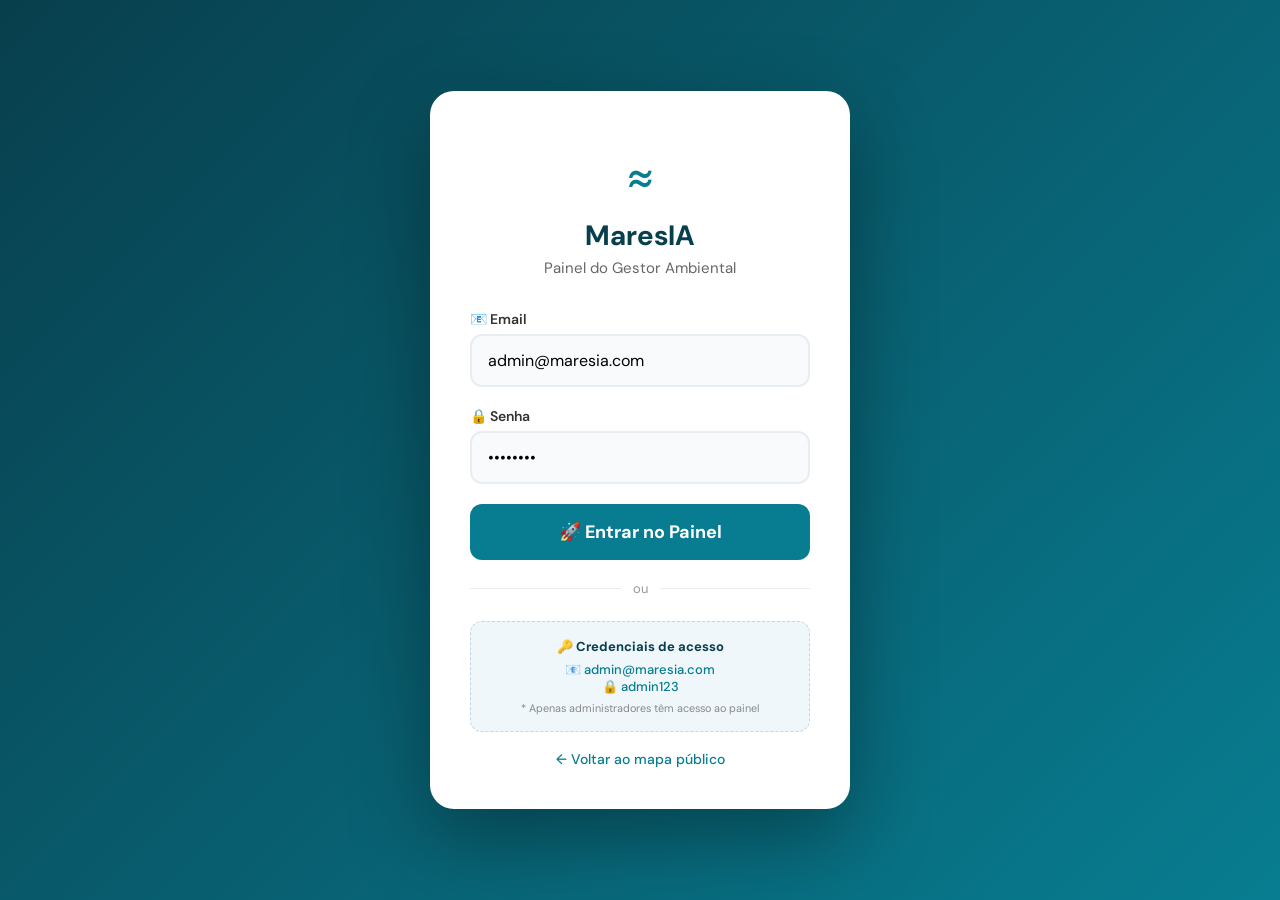
<file: src/main/resources/static/login.html>
<!DOCTYPE html>
<html lang="pt-BR">
<head>
    <meta charset="UTF-8">
    <meta name="viewport" content="width=device-width, initial-scale=1.0">
    <title>Login - MaresIA</title>
    <link rel="icon" type="image/svg+xml" href="favicon.svg">
    <link rel="preconnect" href="https://fonts.googleapis.com">
    <link rel="preconnect" href="https://fonts.gstatic.com" crossorigin>
    <link href="https://fonts.googleapis.com/css2?family=DM+Sans:wght@400;500;600;700&display=swap" rel="stylesheet">
    <style>
        * {
            margin: 0;
            padding: 0;
            box-sizing: border-box;
        }

        body {
            font-family: 'DM Sans', sans-serif;
            background: linear-gradient(135deg, #083f4d 0%, #087d91 100%);
            min-height: 100vh;
            display: flex;
            justify-content: center;
            align-items: center;
            padding: 20px;
        }

        .login-container {
            background: white;
            border-radius: 24px;
            padding: 50px 40px 40px;
            max-width: 420px;
            width: 100%;
            box-shadow: 0 30px 80px rgba(0, 0, 0, 0.35);
            animation: fadeIn 0.6s ease;
        }

        @keyframes fadeIn {
            from {
                opacity: 0;
                transform: translateY(-30px);
            }
            to {
                opacity: 1;
                transform: translateY(0);
            }
        }

        .login-logo {
            text-align: center;
            margin-bottom: 32px;
        }

        .login-logo .icon {
            font-size: 52px;
            color: #087d91;
            display: block;
        }

        .login-logo h1 {
            font-size: 28px;
            color: #083f4d;
            margin-top: 8px;
            font-weight: 700;
        }

        .login-logo p {
            color: #666;
            font-size: 15px;
            margin-top: 4px;
        }

        .form-group {
            margin-bottom: 20px;
        }

        .form-group label {
            display: block;
            font-weight: 600;
            color: #333;
            margin-bottom: 6px;
            font-size: 14px;
        }

        .form-group input {
            width: 100%;
            padding: 14px 16px;
            border: 2px solid #e8edf2;
            border-radius: 12px;
            font-size: 16px;
            font-family: 'DM Sans', sans-serif;
            transition: border-color 0.3s, box-shadow 0.3s;
            background: #f8fafc;
        }

        .form-group input:focus {
            outline: none;
            border-color: #087d91;
            background: white;
            box-shadow: 0 0 0 4px rgba(8, 125, 145, 0.1);
        }

        .form-group input::placeholder {
            color: #aaa;
        }

        .btn-login {
            width: 100%;
            padding: 16px;
            background: #087d91;
            color: white;
            border: none;
            border-radius: 12px;
            font-size: 18px;
            font-weight: 700;
            font-family: 'DM Sans', sans-serif;
            cursor: pointer;
            transition: background 0.3s, transform 0.2s;
        }

        .btn-login:hover {
            background: #065f6e;
            transform: translateY(-2px);
        }

        .btn-login:active {
            transform: translateY(0);
        }

        .error-msg {
            background: #fde8e8;
            color: #c0392b;
            padding: 12px 16px;
            border-radius: 10px;
            margin-bottom: 16px;
            display: none;
            font-size: 14px;
            text-align: center;
            border-left: 4px solid #e74c3c;
        }

        .error-msg.show {
            display: block;
        }

        .info-box {
            text-align: center;
            margin-top: 24px;
            padding: 16px;
            background: #f0f7fa;
            border-radius: 12px;
            font-size: 13px;
            color: #555;
            border: 1px dashed #bdd8e0;
        }

        .info-box strong {
            color: #083f4d;
        }

        .info-box .credentials {
            margin-top: 6px;
            font-weight: 500;
            color: #087d91;
        }

        .back-link {
            text-align: center;
            margin-top: 16px;
        }

        .back-link a {
            color: #087d91;
            text-decoration: none;
            font-size: 14px;
            font-weight: 500;
            transition: color 0.3s;
        }

        .back-link a:hover {
            color: #065f6e;
            text-decoration: underline;
        }

        .login-divider {
            display: flex;
            align-items: center;
            margin: 20px 0 16px;
        }

        .login-divider::before,
        .login-divider::after {
            content: '';
            flex: 1;
            border-bottom: 1px solid #e8edf2;
        }

        .login-divider span {
            padding: 0 12px;
            color: #999;
            font-size: 13px;
        }

        @media (max-width: 480px) {
            .login-container {
                padding: 30px 20px;
            }
        }
    </style>
</head>
<body>

    <div class="login-container">
        <!-- LOGO -->
        <div class="login-logo">
            <span class="icon">≈</span>
            <h1>MaresIA</h1>
            <p>Painel do Gestor Ambiental</p>
        </div>

        <!-- MENSAGEM DE ERRO -->
        <div class="error-msg" id="errorMsg">
            ❌ Email ou senha incorretos. Tente novamente.
        </div>

        <!-- FORMULÁRIO -->
        <div class="form-group">
            <label for="email">📧 Email</label>
            <input type="email" id="email" placeholder="Digite seu email" value="admin@maresia.com">
        </div>

        <div class="form-group">
            <label for="senha">🔒 Senha</label>
            <input type="password" id="senha" placeholder="Digite sua senha" value="admin123">
        </div>

        <button class="btn-login" onclick="fazerLogin()">🚀 Entrar no Painel</button>

        <div class="login-divider">
            <span>ou</span>
        </div>

        <!-- INFORMAÇÕES DE ACESSO -->
        <div class="info-box">
            <strong>🔑 Credenciais de acesso</strong>
            <div class="credentials">
                📧 admin@maresia.com<br>
                🔒 admin123
            </div>
            <small style="display:block; margin-top:6px; color:#888;">
                * Apenas administradores têm acesso ao painel
            </small>
        </div>

        <div class="back-link">
            <a href="/">← Voltar ao mapa público</a>
        </div>
    </div>

    <script>
        async function fazerLogin() {
            const email = document.getElementById('email').value.trim();
            const senha = document.getElementById('senha').value.trim();
            const error = document.getElementById('errorMsg');

            // Oculta erro anterior
            error.classList.remove('show');

            // Valida campos
            if (!email || !senha) {
                error.textContent = '❌ Preencha todos os campos!';
                error.classList.add('show');
                return;
            }

            try {
                // Busca todos os usuários da API
                const response = await fetch('/api/usuarios');
                
                if (!response.ok) {
                    throw new Error('Erro ao conectar com o servidor');
                }

                const usuarios = await response.json();

                // Procura o usuário
                const usuario = usuarios.find(u =>
                    u.email.toLowerCase() === email.toLowerCase() &&
                    u.senha === senha
                );

                // Verifica se é admin
                if (usuario && usuario.admin === true) {
                    // Salva na sessão
                    sessionStorage.setItem('usuarioLogado', JSON.stringify(usuario));
                    // Redireciona para o painel
                    window.location.href = '/admin.html';
                } else if (usuario && usuario.admin === false) {
                    error.textContent = '❌ Este usuário não tem permissão de administrador.';
                    error.classList.add('show');
                } else {
                    error.textContent = '❌ Email ou senha incorretos. Use admin@maresia.com / admin123';
                    error.classList.add('show');
                }

            } catch (erro) {
                console.error('Erro no login:', erro);
                error.textContent = '❌ Erro ao conectar com o servidor: ' + erro.message;
                error.classList.add('show');
            }
        }

        // Tecla Enter para enviar
        document.addEventListener('keypress', function(e) {
            if (e.key === 'Enter') {
                fazerLogin();
            }
        });

        // Limpa erro ao digitar
        document.getElementById('email').addEventListener('input', function() {
            document.getElementById('errorMsg').classList.remove('show');
        });
        document.getElementById('senha').addEventListener('input', function() {
            document.getElementById('errorMsg').classList.remove('show');
        });
    </script>

</body>
</html>
</file>
